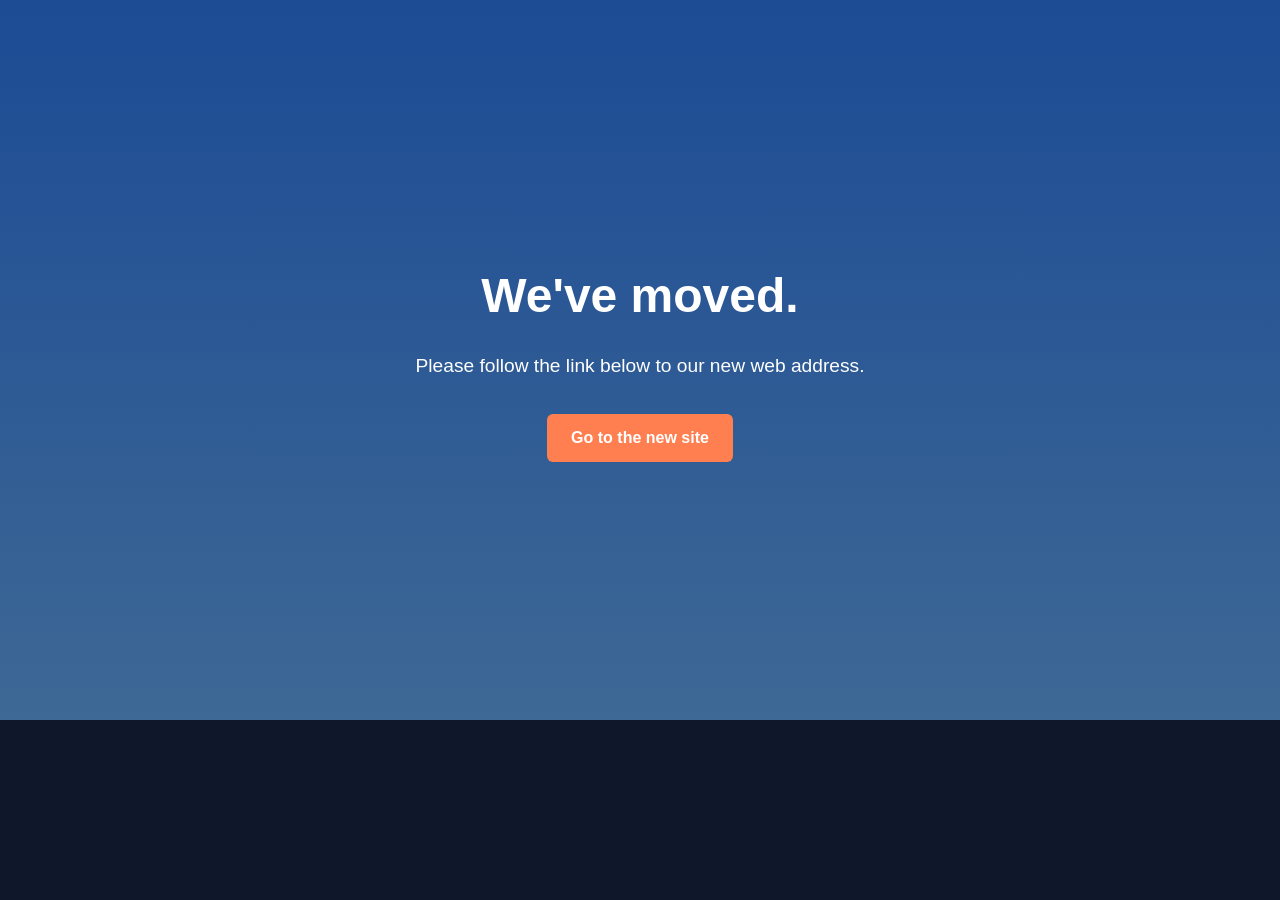
<file: index.html>
<!DOCTYPE html>
<html lang="en">
<head>
  <meta charset="UTF-8">
  <title>Travel</title>
  <link rel="stylesheet" href="./style.css">
</head>

<body class="landing">

  <header class="hero">
    <div class="hero-content">
      <h1>We've moved.</h1>
      <p>Please follow the link below to our new web address.</p>
      <a href="https://shanshantukboi.github.io/" class="btn">Go to the new site</a>
    </div>
  </header>

</body>
</html>
</file>
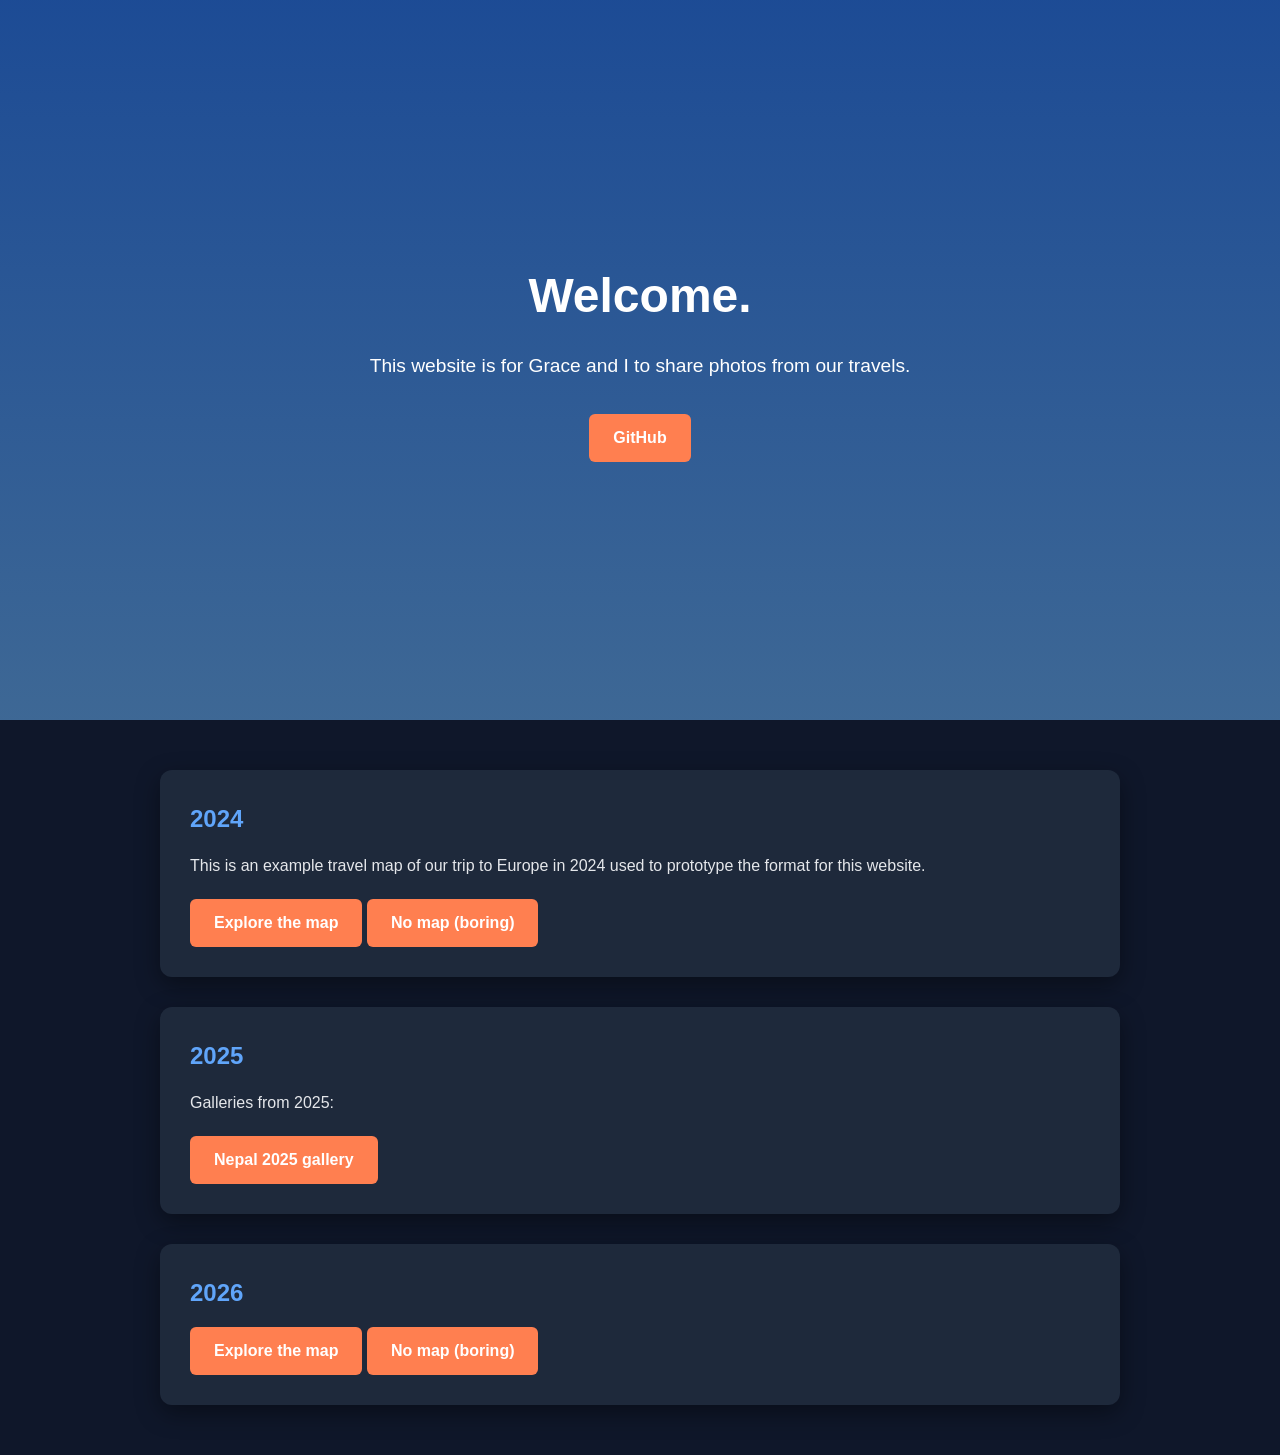
<file: archived/index.html>
<!DOCTYPE html>
<html lang="en">
<head>
  <meta charset="UTF-8">
  <title>Travel</title>
  <link rel="stylesheet" href="./style/homepage.css">
</head>

<body class="landing">

  <header class="hero">
    <div class="hero-content">
      <h1>Welcome.</h1>
      <p>This website is for Grace and I to share photos from our travels.</p>
      <a href="https://github.com/ShanShanTukBoi/webpage-v1" class="btn">GitHub</a>
    </div>
  </header>

  <main class="sections">
    <section class="travel-card">
      <h2>2024</h2>
      <p>This is an example travel map of our trip to Europe in 2024 used to prototype the format for this website.</p>
      <a href="pages/map.html?trip=europe_2024" class="btn">Explore the map</a>
      <a href="pages/map-gallery.html?trip=europe_2024" class="btn">No map (boring)</a>
    </section>

    <section class="travel-card">
      <h2>2025</h2>
      <p>Galleries from 2025:</p>
      <a href="pages/gallery.html?gallery=nepal_2025" class="btn">Nepal 2025 gallery</a>
    </section>

    <section class="travel-card">
      <h2>2026</h2>
      <a href="pages/map.html?trip=2026" class="btn">Explore the map</a>
      <a href="pages/map-gallery.html?trip=2026" class="btn">No map (boring)</a>
    </section>
  </main>

</body>
</html>
</file>
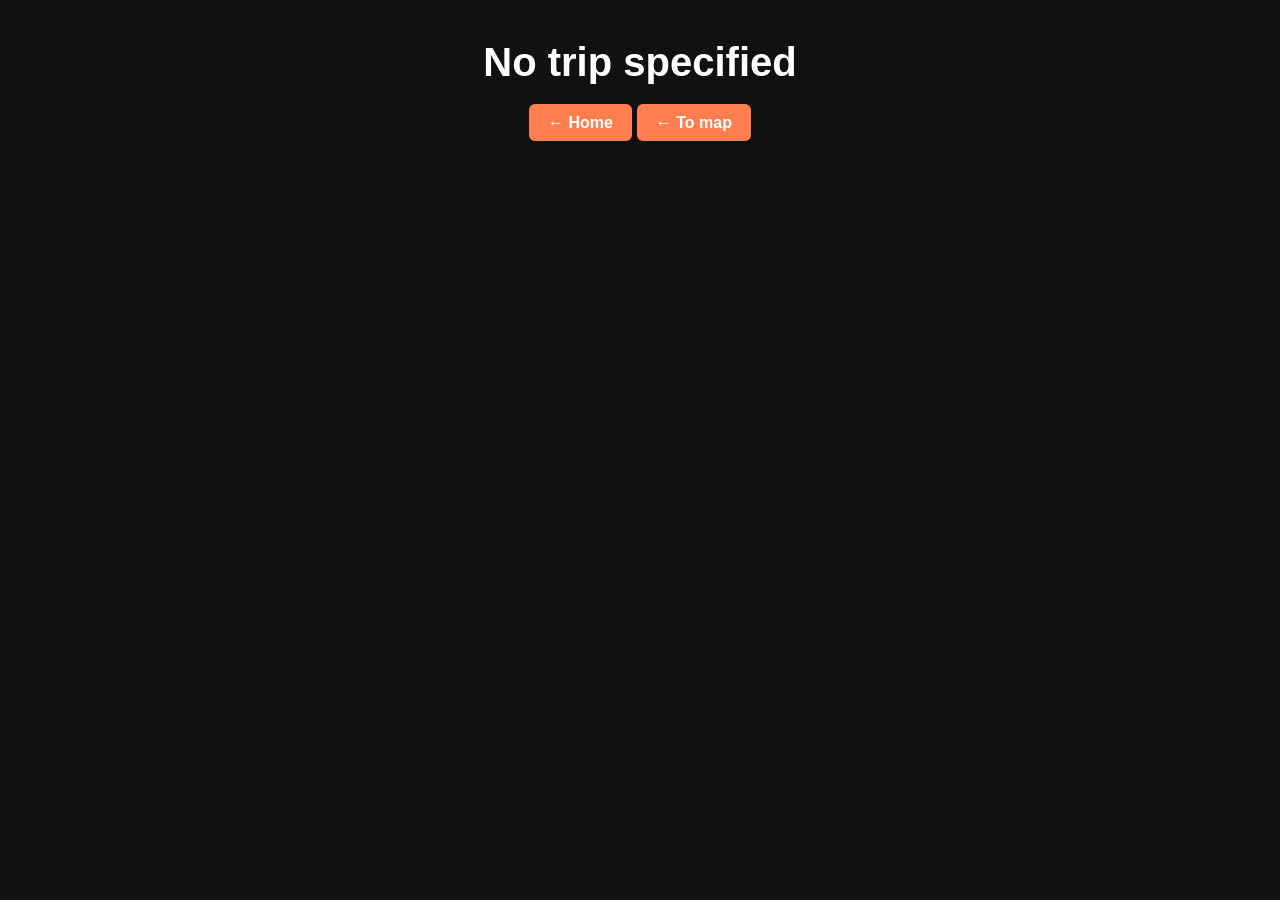
<file: archived/pages/map-gallery.html>
<!DOCTYPE html>
<html lang="en">
<head>
  <meta charset="UTF-8">
  <meta name="viewport" content="width=device-width, initial-scale=1.0">
  <title>Travel Gallery</title>

  <link rel="stylesheet" href="../style/gallery.css">
  <style>
    #gallery {
      max-width: 1000px;
      margin: 0 auto;
      padding: 20px;
    }

    section.location {
      margin-bottom: 40px;
      padding-bottom: 30px;
      border-bottom: 2px solid #333;
    }

    section.location:last-child {
      border-bottom: none;
    }

    section.location h2 {
      margin-top: 0;
      margin-bottom: 20px;
      color: #ff7f50;
    }

    .post {
      margin-bottom: 30px;
      padding: 0 0 20px 0;
    }

    .post h3 {
      margin-top: 0;
      margin-bottom: 10px;
    }

    .post p {
      margin: 0 0 15px 0;
      color: #ccc;
    }

    .post .gallery {
      display: flex;
      flex-wrap: wrap;
      gap: 10px;
    }

    .post .gallery img {
      flex: 1 1 calc(33.333% - 7px);
      height: auto;
      object-fit: cover;
      min-width: 200px;
    }

    @media (max-width: 768px) {
      .post .gallery img {
        flex: 1 1 calc(50% - 5px);
      }
    }

    @media (max-width: 480px) {
      .post .gallery img {
        flex: 1 1 100%;
      }
    }
  </style>
</head>
<body>

<header>
  <h1 id="gallery-title">Gallery</h1>
  <p id="gallery-description"></p>
  <a href="../index.html" class="btn">← Home</a>
  <a href="map.html" id="back-link" class="btn">← To map</a>
</header>

<div id="gallery"></div>

<!-- Lightbox -->
<div id="lightbox">
  <span id="lightbox-close">&times;</span>
  <img id="lightbox-img">
</div>

<script>
// 3. Lightbox controls - define these first
const lightbox = document.getElementById("lightbox");
const lightboxImg = document.getElementById("lightbox-img");
const lightboxClose = document.getElementById("lightbox-close");

lightboxClose.onclick = () => lightbox.style.display = "none";
lightbox.onclick = e => { if(e.target === lightbox) lightbox.style.display = "none"; }

// 1. Get the trip name from the URL
const params = new URLSearchParams(window.location.search);
const trip = params.get("trip");

if (!trip) {
  document.getElementById("gallery-title").textContent = "No trip specified";
} else {
  // 4. Set back link
  document.getElementById('back-link').href = `map.html?trip=${trip}`;

  // 2. Fetch the JSON file
  fetch(`../data/${trip}.json`)
    .then(res => {
      if (!res.ok) throw new Error("Trip data not found");
      return res.json();
    })
    .then(data => {
      document.title = data.title || "Gallery";
      document.getElementById("gallery-title").textContent = data.title || "Gallery";
      document.getElementById("gallery-description").textContent = "Photo gallery from " + (data.title || "this trip");

      const galleryDiv = document.getElementById("gallery");

      // Add sections for each location
      data.locations.forEach(location => {
        if (!location.posts || location.posts.length === 0) return;

        // Location section
        const locationSection = document.createElement("section");
        locationSection.className = "location";

        // Location title
        const locationTitle = document.createElement("h2");
        locationTitle.textContent = location.name;
        locationSection.appendChild(locationTitle);

        // Add each post with its photos
        location.posts.forEach(post => {
          // Post wrapper
          const postDiv = document.createElement("div");
          postDiv.className = "post";

          // Post title
          const postTitle = document.createElement("h3");
          postTitle.textContent = post.title;
          postDiv.appendChild(postTitle);

          // Post text
          if (post.text) {
            const postText = document.createElement("p");
            postText.textContent = post.text;
            postDiv.appendChild(postText);
          }

          // Photos grid for this post
          const photoGrid = document.createElement("div");
          photoGrid.className = "gallery";

          post.photos.forEach(url => {
            const img = document.createElement("img");
            img.src = url;
            img.alt = post.title || "";
            img.loading = "lazy";

            // Click to open lightbox
            img.addEventListener("click", () => {
              lightboxImg.src = img.src;
              lightbox.style.display = "flex";
            });

            photoGrid.appendChild(img);
          });

          postDiv.appendChild(photoGrid);
          locationSection.appendChild(postDiv);
        });

        galleryDiv.appendChild(locationSection);
      });
    })
    .catch(err => {
      document.getElementById("gallery-title").textContent = "Gallery not found: " + err.message;
      console.error(err);
    });
}

</script>
</body>
</html>
</file>
<file: style.css>
/* General Reset */
* {
  box-sizing: border-box;
  margin: 0;
  padding: 0;
  font-family: 'Segoe UI', Tahoma, Geneva, Verdana, sans-serif;
}

body {
  background: #0f172a; /* deep navy */
  color: #e5e7eb;
  line-height: 1.6;
}

/* Hero Section */
.hero {
  display: flex;
  align-items: center;
  justify-content: center;
  height: 80vh;
  background: 
    linear-gradient(rgba(42, 127, 255, 0.5), rgba(108, 184, 255, 0.5)),
    url("https://media.istockphoto.com/id/1340253108/photo/one-man-posture-movement-lifting-a-box-isolated-on-white-background.jpg?s=612x612&w=0&k=20&c=srtg65btPJpDjsgA1tF25ROkZReRCvZI4VELoLR8qsE=") center/cover no-repeat;
  color: white;
  text-align: center;
  padding: 0 20px;
}

.hero-content h1 {
  font-size: 3rem;
  margin-bottom: 1rem;
}

.hero-content p {
  font-size: 1.2rem;
  margin-bottom: 2rem;
}

.btn {
  display: inline-block;
  padding: 0.7rem 1.5rem;
  background-color: #ff7f50;
  color: white;
  border-radius: 6px;
  text-decoration: none;
  font-weight: bold;
  transition: all 0.3s ease;
}

.btn:hover {
  background-color: #ff5733;
  transform: translateY(-2px);
}

/* Sections */
.sections {
  max-width: 1000px;
  margin: 50px auto;
  padding: 0 20px;
  display: grid;
  gap: 30px;
}

.travel-card {
  background: #1e293b;
  padding: 30px;
  border-radius: 12px;
  box-shadow: 0 8px 25px rgba(0,0,0,0.4);
  transition: transform 0.2s, box-shadow 0.2s;
}

.travel-card:hover {
  transform: translateY(-5px);
  box-shadow: 0 8px 20px rgba(0,0,0,0.15);
}

.travel-card h2 {
  color: #60a5fa;
  margin-bottom: 15px;
}

.travel-card p {
  margin-bottom: 20px;
}

/* Responsive */
@media (max-width: 768px) {
  .hero-content h1 {
    font-size: 2.2rem;
  }

  .hero-content p {
    font-size: 1rem;
  }
}
</file>
<file: archived/style/homepage.css>
/* General Reset */
* {
  box-sizing: border-box;
  margin: 0;
  padding: 0;
  font-family: 'Segoe UI', Tahoma, Geneva, Verdana, sans-serif;
}

body {
  background: #0f172a; /* deep navy */
  color: #e5e7eb;
  line-height: 1.6;
}

/* Hero Section */
.hero {
  display: flex;
  align-items: center;
  justify-content: center;
  height: 80vh;
  background: 
    linear-gradient(rgba(42, 127, 255, 0.5), rgba(108, 184, 255, 0.5)),
    url("https://i.imgur.com/Rz3YtQX.jpg") center/cover no-repeat;
  color: white;
  text-align: center;
  padding: 0 20px;
}

.hero-content h1 {
  font-size: 3rem;
  margin-bottom: 1rem;
}

.hero-content p {
  font-size: 1.2rem;
  margin-bottom: 2rem;
}

.btn {
  display: inline-block;
  padding: 0.7rem 1.5rem;
  background-color: #ff7f50;
  color: white;
  border-radius: 6px;
  text-decoration: none;
  font-weight: bold;
  transition: all 0.3s ease;
}

.btn:hover {
  background-color: #ff5733;
  transform: translateY(-2px);
}

/* Sections */
.sections {
  max-width: 1000px;
  margin: 50px auto;
  padding: 0 20px;
  display: grid;
  gap: 30px;
}

.travel-card {
  background: #1e293b;
  padding: 30px;
  border-radius: 12px;
  box-shadow: 0 8px 25px rgba(0,0,0,0.4);
  transition: transform 0.2s, box-shadow 0.2s;
}

.travel-card:hover {
  transform: translateY(-5px);
  box-shadow: 0 8px 20px rgba(0,0,0,0.15);
}

.travel-card h2 {
  color: #60a5fa;
  margin-bottom: 15px;
}

.travel-card p {
  margin-bottom: 20px;
}

/* Responsive */
@media (max-width: 768px) {
  .hero-content h1 {
    font-size: 2.2rem;
  }

  .hero-content p {
    font-size: 1rem;
  }
}
</file>
<file: archived/style/gallery.css>
/* General styling */
  body {
    margin: 0;
    font-family: Arial, sans-serif;
    background: #111;
    color: white;
  }
  header {
    text-align: center;
    padding: 40px 20px;
  }
  header h1 {
    margin: 0;
    font-size: 2.5em;
  }
  header p {
    margin-top: 10px;
    font-size: 1.2em;
    color: #ccc;
  }

  .btn {
    display: inline-block;
    padding: 0.6rem 1.2rem;
    background-color: #ff7f50;
    color: white;
    border-radius: 6px;
    text-decoration: none;
    font-weight: bold;
    transition: all 0.2s ease;
  }

  .btn:hover {
    background-color: #ff5733;
    transform: translateY(-1px);
  }

  /* Gallery grid */
  .gallery {
    column-count: 3; /* number of columns */
    column-gap: 10px;
  }

  .gallery img {
    width: 100%;
    height: auto;
    margin-bottom: 10px;
    break-inside: avoid;
  }
  .gallery img:hover {
    transform: scale(1.03);
  }

  /* Lightbox */
  #lightbox {
    position: fixed;
    inset: 0;
    background: rgba(0,0,0,0.9);
    display: none;
    align-items: center;
    justify-content: center;
    z-index: 1000;
  }
  #lightbox img {
    max-width: 90%;
    max-height: 90%;
  }
  #lightbox-close {
    position: absolute;
    top: 20px;
    right: 30px;
    font-size: 40px;
    cursor: pointer;
    color: white;
  }
</file>
